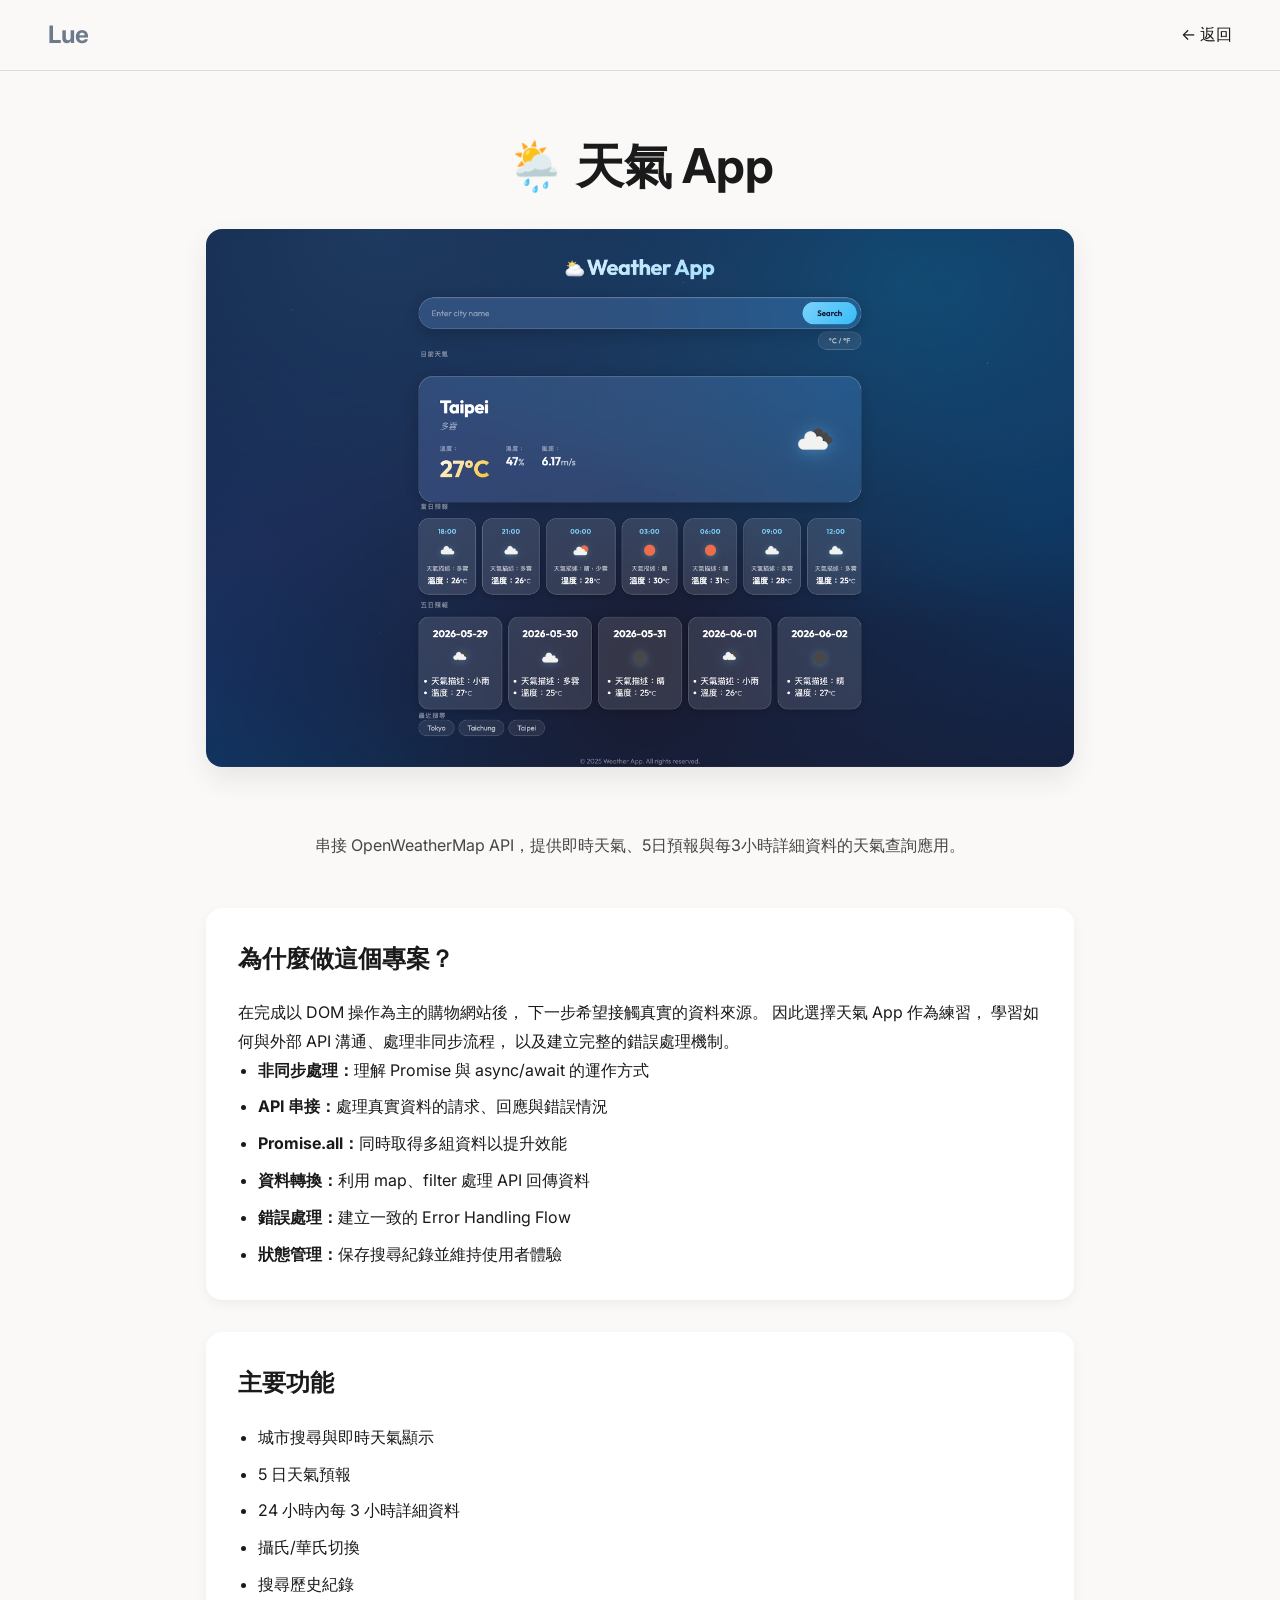
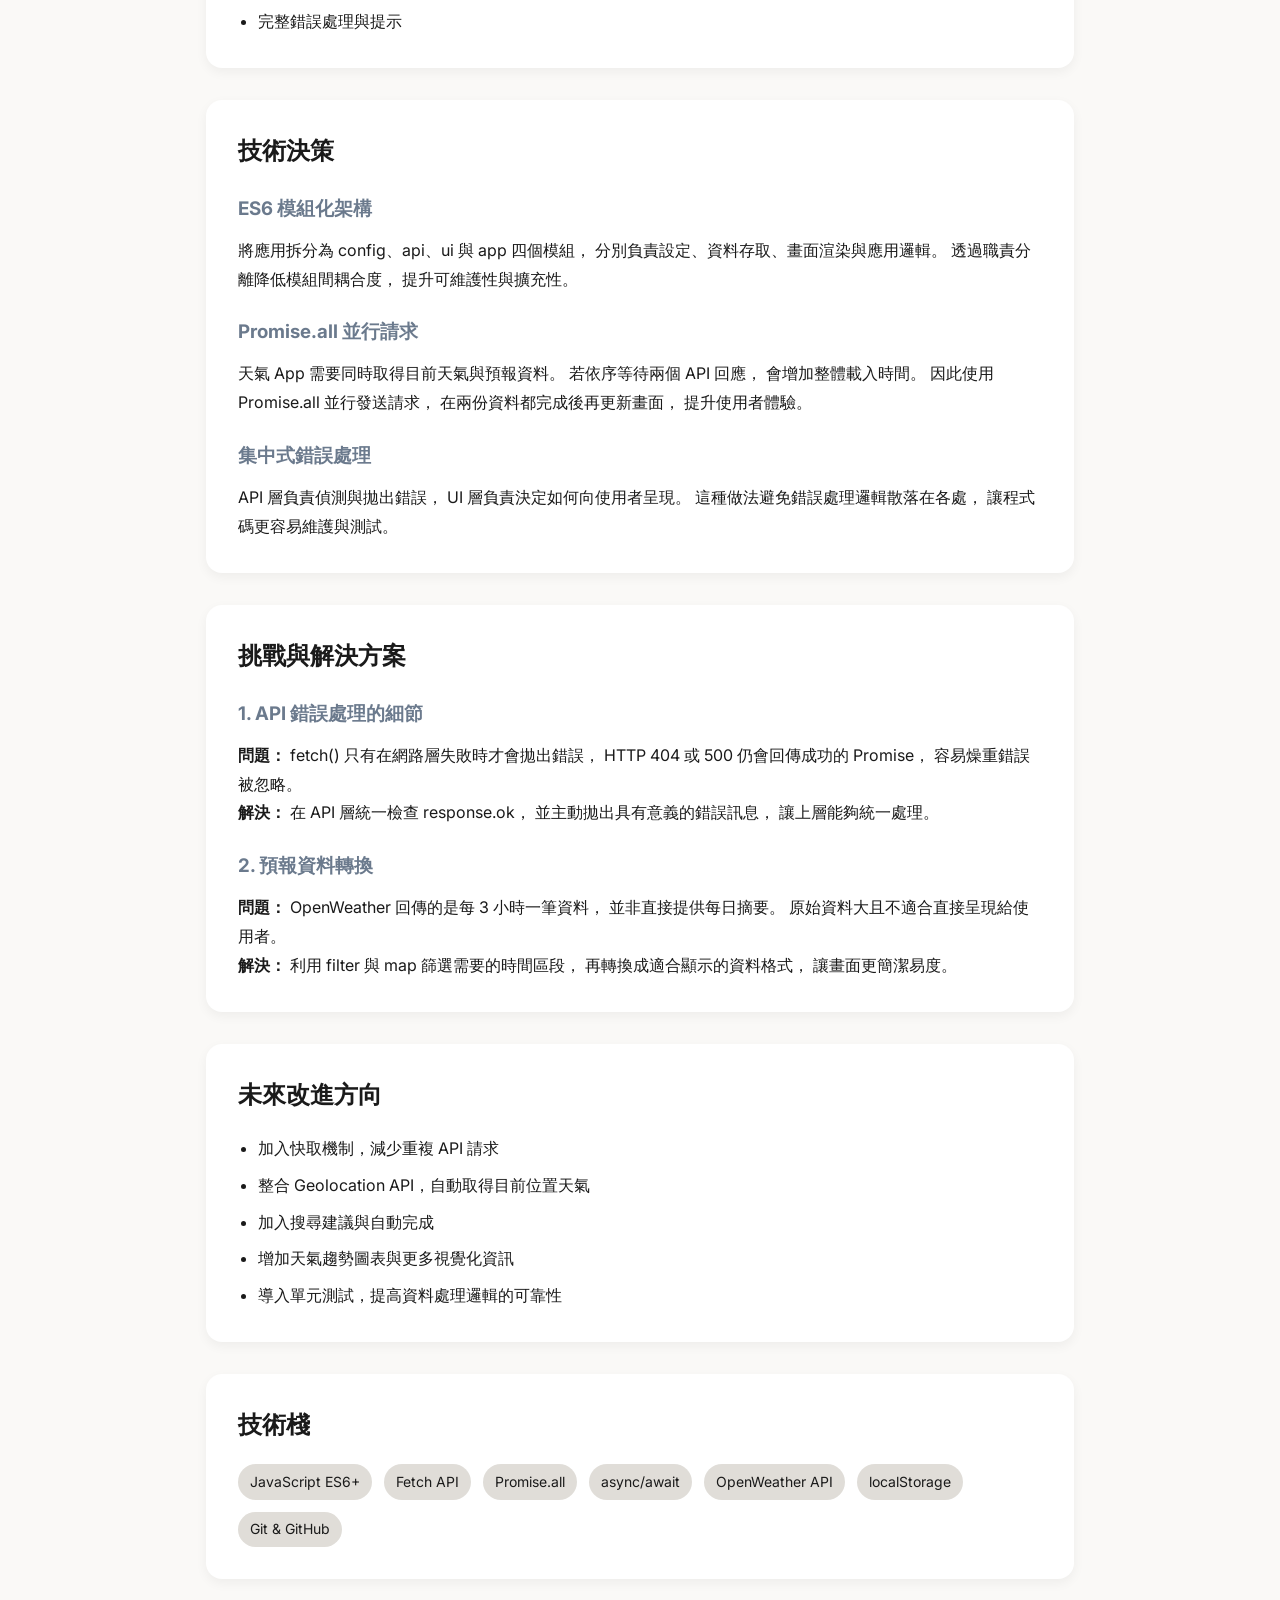
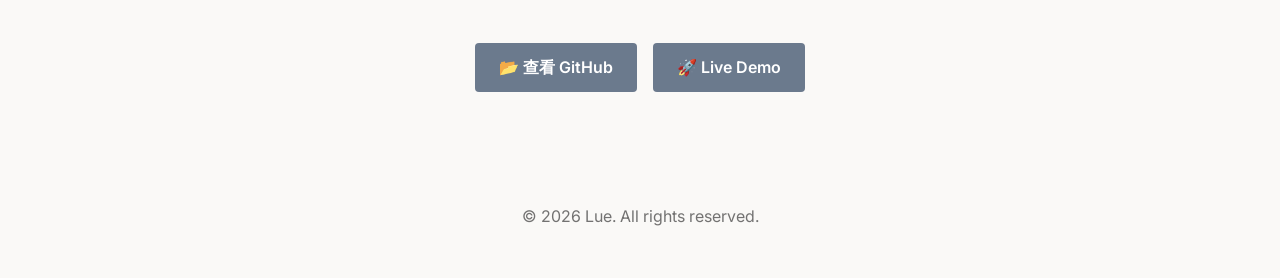
<file: project-2.html>
<!DOCTYPE html>
<html lang="zh-TW">
    <head>
        <meta charset="UTF-8">
        <meta name="viewport" content="width=device-width, initial-scale=1.0">
        <title>Weather App Project | Lue's Portfolio</title>
        <link rel="preconnect" href="https://fonts.googleapis.com">
        <link rel="preconnect" href="https://fonts.gstatic.com" crossorigin>
        <link href="https://fonts.googleapis.com/css2?family=Inter:ital,opsz,wght@0,14..32,100..900;1,14..32,100..900&display=swap" rel="stylesheet">
        <link rel="stylesheet" href="css/global.css">
        <link rel="stylesheet" href="css/project.css">
    </head>
    <body>
        <div class="app">
            <header class="navbar" id="navbar">
                <div class="container">
                    <a href="index.html" class="logo">Lue</a>
                    <nav>
                        <a href="index.html#projects">← 返回</a>
                    </nav>
                </div>
            </header>

            <div class="container">
                <main class="project-detail">
                    <h1>🌦️ 天氣 App</h1>
                    <img src="images/project-2-screenshot.png"  alt="weather-app screenshot">
                    <p class="intro">
                        串接 OpenWeatherMap API，提供即時天氣、5日預報與每3小時詳細資料的天氣查詢應用。
                    </p>
                    
                    <section class="project-section">
                        <h2>為什麼做這個專案？</h2>
                        <p>
                            在完成以 DOM 操作為主的購物網站後，
                            下一步希望接觸真實的資料來源。
                            因此選擇天氣 App 作為練習，
                            學習如何與外部 API 溝通、處理非同步流程，
                            以及建立完整的錯誤處理機制。
                        </p>
                        <ul>
                            <li><strong>非同步處理：</strong>理解 Promise 與 async/await 的運作方式</li>
                            <li><strong>API 串接：</strong>處理真實資料的請求、回應與錯誤情況</li>
                            <li><strong>Promise.all：</strong>同時取得多組資料以提升效能</li>
                            <li><strong>資料轉換：</strong>利用 map、filter 處理 API 回傳資料</li>
                            <li><strong>錯誤處理：</strong>建立一致的 Error Handling Flow</li>
                            <li><strong>狀態管理：</strong>保存搜尋紀錄並維持使用者體驗</li>
                        </ul>
                    </section>

                    <section class="project-section">
                        <h2>主要功能</h2>
                        <ul>
                            <li>城市搜尋與即時天氣顯示</li>
                            <li>5 日天氣預報</li>
                            <li>24 小時內每 3 小時詳細資料</li>
                            <li>攝氏/華氏切換</li>
                            <li>搜尋歷史紀錄</li>
                            <li>完整錯誤處理與提示</li>
                        </ul>
                    </section>

                    <section class="project-section">
                        <h2>技術決策</h2>
                        
                        <h3>ES6 模組化架構</h3>
                        <p>
                            將應用拆分為 config、api、ui 與 app 四個模組，
                            分別負責設定、資料存取、畫面渲染與應用邏輯。
                            透過職責分離降低模組間耦合度，
                            提升可維護性與擴充性。
                        </p>

                        <h3>Promise.all 並行請求</h3>
                        <p>
                            天氣 App 需要同時取得目前天氣與預報資料。
                            若依序等待兩個 API 回應，
                            會增加整體載入時間。
                            因此使用 Promise.all 並行發送請求，
                            在兩份資料都完成後再更新畫面，
                            提升使用者體驗。
                        </p>

                        <h3>集中式錯誤處理</h3>
                        <p>
                            API 層負責偵測與拋出錯誤，
                            UI 層負責決定如何向使用者呈現。
                            這種做法避免錯誤處理邏輯散落在各處，
                            讓程式碼更容易維護與測試。
                        </p>
                    </section>

                    <section class="project-section">
                        <h2>挑戰與解決方案</h2>
                        
                        <h3>1. API 錯誤處理的細節</h3>
                        <p>
                            <strong>問題：</strong>
                            fetch() 只有在網路層失敗時才會拋出錯誤，
                            HTTP 404 或 500 仍會回傳成功的 Promise，
                            容易燥重錯誤被忽略。
                        </p>
                        <p>
                            <strong>解決：</strong>
                            在 API 層統一檢查 response.ok，
                            並主動拋出具有意義的錯誤訊息，
                            讓上層能夠統一處理。
                        </p>

                        <h3>2. 預報資料轉換</h3>
                        <p>
                            <strong>問題：</strong>
                            OpenWeather 回傳的是每 3 小時一筆資料，
                            並非直接提供每日摘要。
                            原始資料大且不適合直接呈現給使用者。
                        </p>
                        <p>
                            <strong>解決：</strong>
                            利用 filter 與 map 篩選需要的時間區段，
                            再轉換成適合顯示的資料格式，
                            讓畫面更簡潔易度。
                        </p>
                    </section>

                    <section class="project-section">
                        <h2>未來改進方向</h2>
                        <ul>
                            <li>加入快取機制，減少重複 API 請求</li>
                            <li>整合 Geolocation API，自動取得目前位置天氣</li>
                            <li>加入搜尋建議與自動完成</li>
                            <li>增加天氣趨勢圖表與更多視覺化資訊</li>
                            <li>導入單元測試，提高資料處理邏輯的可靠性</li>
                        </ul>
                    </section>

                    <section class="project-section">
                        <h2>技術棧</h2>
                        <div class="tech-list">
                            <span>JavaScript ES6+</span>
                            <span>Fetch API</span>
                            <span>Promise.all</span>
                            <span>async/await</span>
                            <span>OpenWeather API</span>
                            <span>localStorage</span>
                            <span>Git & GitHub</span>
                        </div>
                    </section>

                    <section class="project-links">
                        <a href="https://github.com/LuTingDin/weather-app"
                            target="_blank" rel="noopener noreferrer" class="btn btn-primary">
                            📂 查看 GitHub
                        </a>
                        <a href="https://lutingdin.github.io/weather-app"
                            target="_blank" rel="noopener noreferrer" class="btn btn-primary">
                            🚀 Live Demo
                        </a>
                    </section>
                </main>

                <footer>
                    <p>&copy; 2026 Lue. All rights reserved.</p>
                </footer>
            </div>
        </div>

        <script src="js/nav.js"></script>
    </body>
</html>
</file>
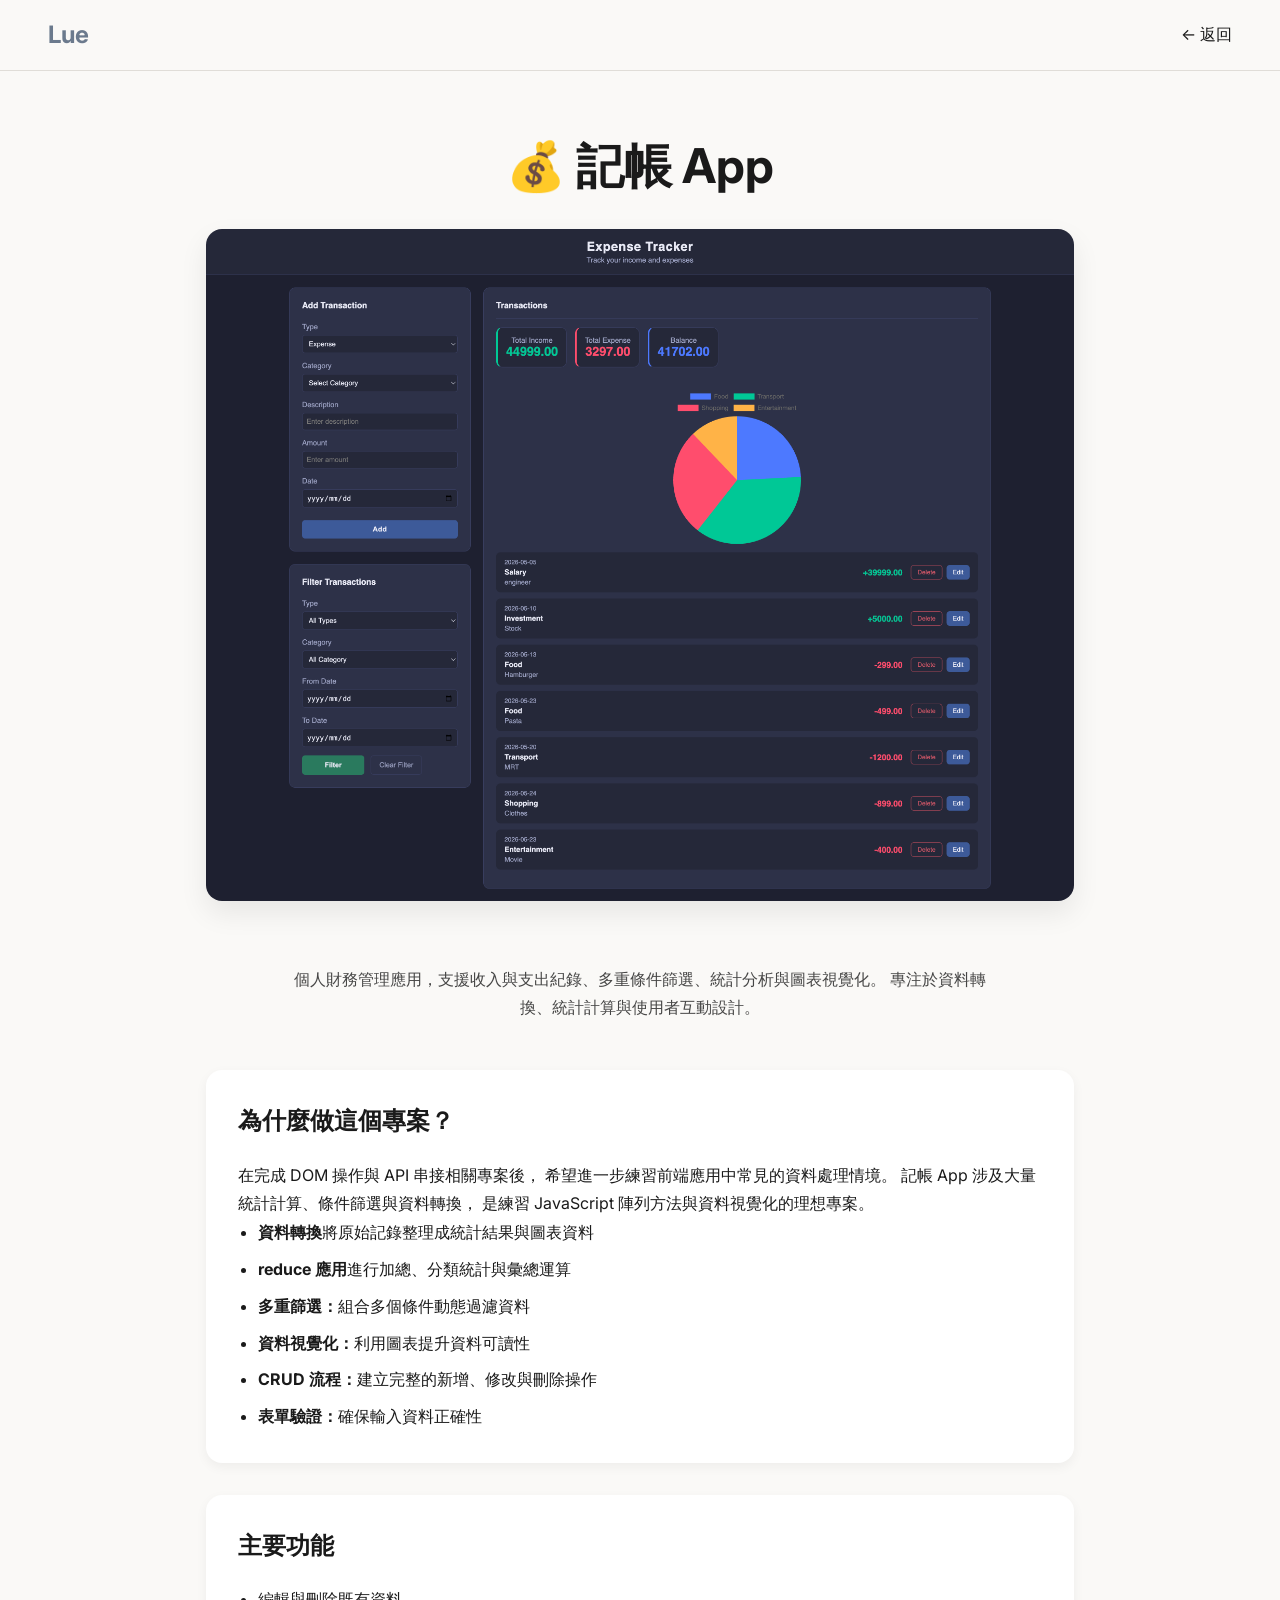
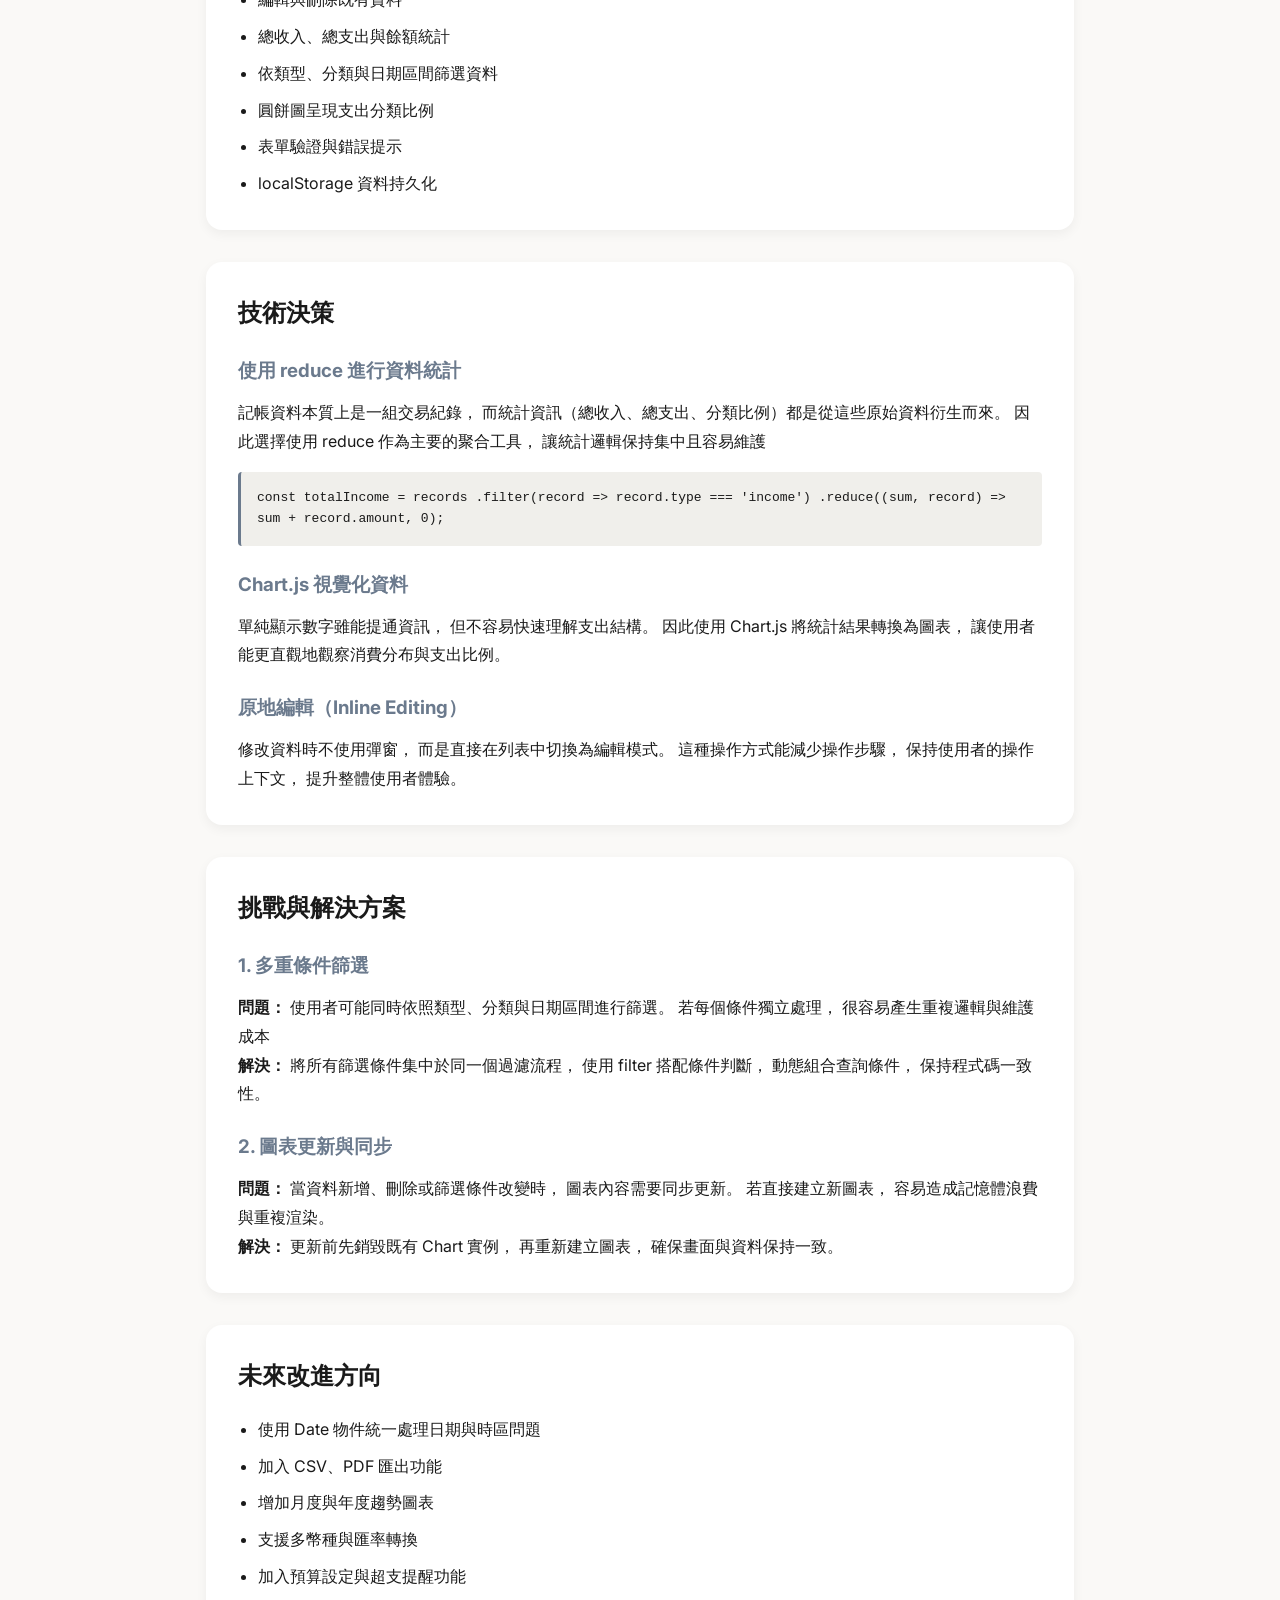
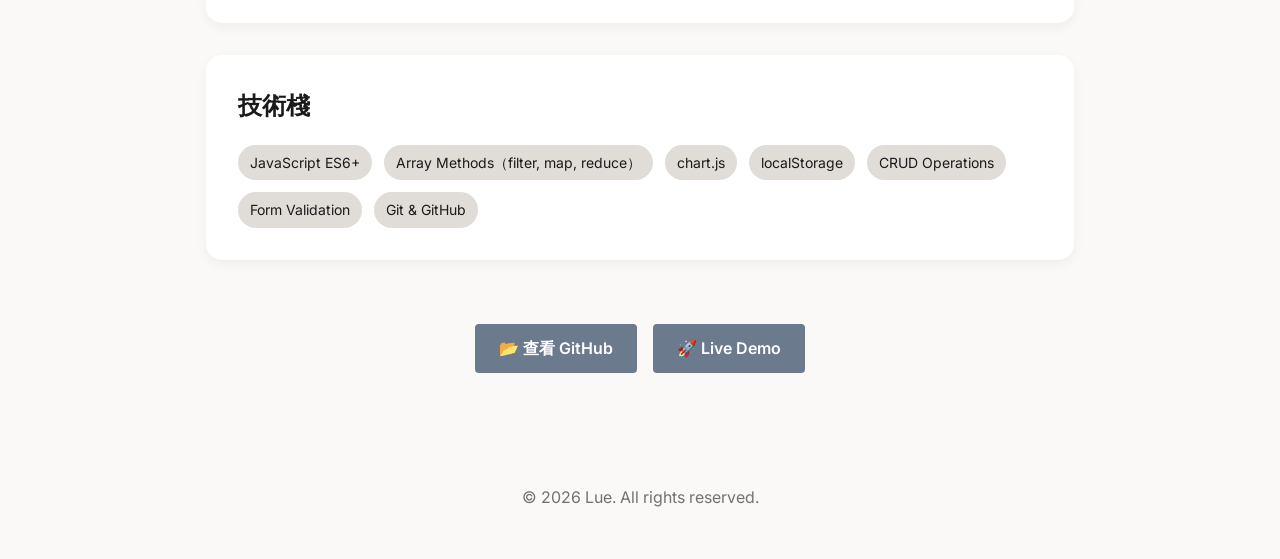
<file: project-3.html>
<!DOCTYPE html>
<html lang="zh-TW">
    <head>
        <meta charset="UTF-8">
        <meta name="viewport" content="width=device-width, initial-scale=1.0">
        <title>Expense Tracker | Lue's Portfolio</title>
        <link rel="preconnect" href="https://fonts.googleapis.com">
        <link rel="preconnect" href="https://fonts.gstatic.com" crossorigin>
        <link href="https://fonts.googleapis.com/css2?family=Inter:ital,opsz,wght@0,14..32,100..900;1,14..32,100..900&display=swap" rel="stylesheet">
        <link rel="stylesheet" href="css/global.css">
        <link rel="stylesheet" href="css/project.css">
    </head>
    <body>
        <div class="app">
            <header class="navbar" id="navbar">
                <div class="container">
                    <a href="index.html" class="logo">Lue</a>
                    <nav>
                        <a href="index.html#projects">← 返回</a>
                    </nav>
                </div>
            </header>

            <div class="container">
                <main class="project-detail">
                    <h1>💰 記帳 App</h1>
                    <img src="images/project-3-screenshot.png"  alt="expense tracker screenshot">
                    <p class="intro">
                        個人財務管理應用，支援收入與支出紀錄、多重條件篩選、統計分析與圖表視覺化。
                        專注於資料轉換、統計計算與使用者互動設計。
                    </p>
                    
                    <section class="project-section">
                        <h2>為什麼做這個專案？</h2>
                        <p>
                            在完成 DOM 操作與 API 串接相關專案後，
                            希望進一步練習前端應用中常見的資料處理情境。
                            記帳 App 涉及大量統計計算、條件篩選與資料轉換，
                            是練習 JavaScript 陣列方法與資料視覺化的理想專案。
                        </p>
                        <ul>
                            <li><strong>資料轉換</strong>將原始記錄整理成統計結果與圖表資料</li>
                            <li><strong>reduce 應用</strong>進行加總、分類統計與彙總運算</li>
                            <li><strong>多重篩選：</strong>組合多個條件動態過濾資料</li>
                            <li><strong>資料視覺化：</strong>利用圖表提升資料可讀性</li>
                            <li><strong>CRUD 流程：</strong>建立完整的新增、修改與刪除操作</li>
                            <li><strong>表單驗證：</strong>確保輸入資料正確性</li>
                        </ul>
                    </section>

                    <section class="project-section">
                        <h2>主要功能</h2>
                        <ul>
                            <li>編輯與刪除既有資料</li>
                            <li>總收入、總支出與餘額統計</li>
                            <li>依類型、分類與日期區間篩選資料</li>
                            <li>圓餅圖呈現支出分類比例</li>
                            <li>表單驗證與錯誤提示</li>
                            <li>localStorage 資料持久化</li>
                        </ul>
                    </section>

                    <section class="project-section">
                        <h2>技術決策</h2>
                        
                        <h3>使用 reduce 進行資料統計</h3>
                        <p>
                            記帳資料本質上是一組交易紀錄，
                            而統計資訊（總收入、總支出、分類比例）都是從這些原始資料衍生而來。
                            因此選擇使用 reduce 作為主要的聚合工具，
                            讓統計邏輯保持集中且容易維護
                        </p>
                        <code>
                            const totalIncome = records
                                .filter(record => record.type === 'income')
                                .reduce((sum, record) => sum + record.amount, 0);
                        </code>

                        <h3>Chart.js 視覺化資料</h3>
                        <p>
                            單純顯示數字雖能提通資訊，
                            但不容易快速理解支出結構。
                            因此使用 Chart.js 將統計結果轉換為圖表，
                            讓使用者能更直觀地觀察消費分布與支出比例。
                        </p>

                        <h3>原地編輯（Inline Editing）</h3>
                        <p>
                            修改資料時不使用彈窗，
                            而是直接在列表中切換為編輯模式。
                            這種操作方式能減少操作步驟，
                            保持使用者的操作上下文，
                            提升整體使用者體驗。
                        </p>
                    </section>

                    <section class="project-section">
                        <h2>挑戰與解決方案</h2>
                        
                        <h3>1. 多重條件篩選</h3>
                        <p>
                            <strong>問題：</strong>
                            使用者可能同時依照類型、分類與日期區間進行篩選。
                            若每個條件獨立處理，
                            很容易產生重複邏輯與維護成本
                        </p>
                        <p>
                            <strong>解決：</strong>
                            將所有篩選條件集中於同一個過濾流程，
                            使用 filter 搭配條件判斷，
                            動態組合查詢條件，
                            保持程式碼一致性。
                        </p>

                        <h3>2. 圖表更新與同步</h3>
                        <p>
                            <strong>問題：</strong>
                            當資料新增、刪除或篩選條件改變時，
                            圖表內容需要同步更新。
                            若直接建立新圖表，
                            容易造成記憶體浪費與重複渲染。
                        </p>
                        <p>
                            <strong>解決：</strong>
                            更新前先銷毀既有 Chart 實例，
                            再重新建立圖表，
                            確保畫面與資料保持一致。
                        </p>
                    </section> 

                    <section class="project-section">
                        <h2>未來改進方向</h2>
                        <ul>
                            <li>使用 Date 物件統一處理日期與時區問題</li>
                            <li>加入 CSV、PDF 匯出功能</li>
                            <li>增加月度與年度趨勢圖表</li>
                            <li>支援多幣種與匯率轉換</li>
                            <li>加入預算設定與超支提醒功能</li>
                        </ul>
                    </section>

                    <section class="project-section">
                        <h2>技術棧</h2>
                        <div class="tech-list">
                            <span>JavaScript ES6+</span>
                            <span>Array Methods（filter, map, reduce）</span>
                            <span>chart.js</span>
                            <span>localStorage</span>
                            <span>CRUD Operations</span>
                            <span>Form Validation</span>
                            <span>Git & GitHub</span>
                        </div>
                    </section>

                    <section class="project-links">
                        <a href="https://github.com/LuTingDin/expense-tracker"
                            target="_blank" rel="noopener noreferrer" class="btn btn-primary">
                            📂 查看 GitHub
                        </a>
                        <a href="https://lutingdin.github.io/expense-tracker"
                            target="_blank" rel="noopener noreferrer" class="btn btn-primary">
                            🚀 Live Demo
                        </a>
                    </section>
                </main>

                <footer>
                    <p>&copy; 2026 Lue. All rights reserved.</p>
                </footer>
            </div>
        </div>

        <script src="js/nav.js"></script>
    </body>
</html>
</file>
<file: css/global.css>
/* ========== Design Tokens ========== */

:root {
    --primary-color: #6B7A8D;
    --background-color: #FAF9F7;
    --text-color: #1A1A1A;

    --spacing-sm: 0.5rem;
    --spacing-md: 1rem;
    --spacing-lg: 2rem;

    --radius-sm: 4px;
    --radius-md: 8px;
    --radius-lg: 16px;

    --shadow-sm: 0 4px 12px rgba(0, 0, 0, 0.05);
    --shadow-md: 0 12px 28px rgba(0, 0, 0, 0.08);
}

/* ========== Reset ========== */

*, *::before, *::after {
    box-sizing: border-box;
    margin: 0;
    padding: 0;
}

/* ========== Base ========== */

body {
    font-family: 'Inter', sans-serif;
    background: var(--background-color);
    color: var(--text-color);
    line-height: 1.6;
}

img {
    display: block;
    max-width: 100%;
}

ul {
    padding-left: 1.25rem;
}

a {
    color: inherit;
}

/* ========== Layout ========== */

.container {
    max-width: 1200px;
    margin: 0 auto;
    padding: 0 var(--spacing-sm);
}

/* ========== Buttons ========== */

.btn {
    display: inline-block;

    padding: 0.75rem 1.5rem;

    border-radius: var(--radius-sm);

    text-decoration: none;
    font-weight: 600;

    transition: 0.3s ease;
}

.btn-primary {
    background-color: var(--primary-color);
    color: white;
}

.btn-primary:hover {
    filter: brightness(0.85);
}

/* ========== Navbar ========== */

.navbar {
    position: fixed;

    top: 0;
    left: 0;
    right: 0;

    z-index: 100;

    padding: 1rem 2rem;

    background: var(--background-color);

    border-bottom: 1px solid #E0DDD8;
}

.navbar .container {
    display: flex;
    justify-content: space-between;
    align-items: center;
}

.logo {
    font-size: 1.5rem;
    font-weight: 700;

    color: var(--primary-color);
    text-decoration: none;
}

nav {
    display: flex;
    gap: var(--spacing-md);
}

nav a {
    position: relative;
    text-decoration: none;
}

nav a:hover {
    color: var(--primary-color);
}

nav a::after {
    content: '';

    position: absolute;

    left: 0;
    bottom: -4px;

    width: 100%;
    height: 2px;

    background-color: var(--primary-color);

    transform: scaleX(0);
    transform-origin: left;

    transition: transform 0.3s ease;
}

nav a:hover::after {
    transform: scaleX(1);
}

/* scrolled navbar */
.navbar--scrolled {
    background: rgba(250, 249, 247, 0.8);

    box-shadow: var(--shadow-sm);

    backdrop-filter: blur(8px);

    padding: 0.75rem 2rem;
}

/* ========== Footer ========== */

footer {
    text-align: center;

    padding: 3rem 0;

    opacity: 0.6;
}
</file>
<file: css/project.css>
/* ========== Project Layout ========== */

.project-detail {
    max-width: 900px;

    margin: 0 auto;

    padding: 8rem 1rem 4rem;
}

/* ========== Hero ========== */

.project-detail h1 {
    text-align: center;

    font-size: clamp(2rem, 5vw, 3rem);
    
    margin-bottom: 1.5rem;
}

.project-detail .intro {
    max-width: 700px;

    margin: 0 auto 3rem;

    text-align: center;
    
    line-height: 1.8;

    opacity: 0.8;
}

.project-detail img {
    width: 100%;
    border-radius: var(--radius-lg);

    margin-bottom: 4rem;

    box-shadow: var(--shadow-md);
}

/* Sections */

.project-section {
    background: white;

    padding: 2rem;

    margin-bottom: 2rem;

    border-radius: var(--radius-lg);

    box-shadow: var(--shadow-sm);

    transition:
        transform 0.25s ease,
        box-shadow 0.25s ease;
}

.project-section:hover {
    transform: translateY(-4px);

    box-shadow: var(--shadow-md);
}

/* ========== Typography ========== */

.project-section h2 {
    margin-bottom: 1.25rem;
}

.project-section h3 {
    margin-top: 1.5rem;
    margin-bottom: 0.75rem;

    color: var(--primary-color);
}

.project-section p,
.project-section li {
    line-height: 1.8;
}

.project-section ul {
    padding-left: 1.25rem;
}

.project-section li + li {
    margin-top: 0.5rem;
}

/* ========== Code Block ========== */

code {
    background: #F0EFEB;
    border-left: 3px solid var(--primary-color);

    border-radius: var(--radius-sm);

    padding: 0.15rem 0.35rem;
}

.project-section code {
    display: block;

    margin: 1rem 0;

    padding: 1rem;

    overflow-x: auto;
}

/* Tech Stack */

.tech-list {
    display: flex;
    flex-wrap: wrap;

    gap: 0.75rem;
}

.tech-list span {
    background: #E0DDD8;

    padding: 0.4rem 0.75rem;

    border-radius: 999px;

    font-size: 0.875rem;
}

/* ========== Links ========== */

.project-links {
    display: flex;
    justify-content: center;
    flex-wrap: wrap;

    gap: 1rem;

    margin-top: 4rem;
}

/* Mobile */

@media (max-width: 768px) {

    .project-detail {
        padding-top: 7rem;
    }

    .project-section {
        padding: 1.5rem;
    }

    .project-links {
        flex-direction: column;
    }

    .project-links .btn {
        width: 100%;
        text-align: center;
    }

    .project-detail h1 {
        font-size: 2rem;
    }
}
</file>
